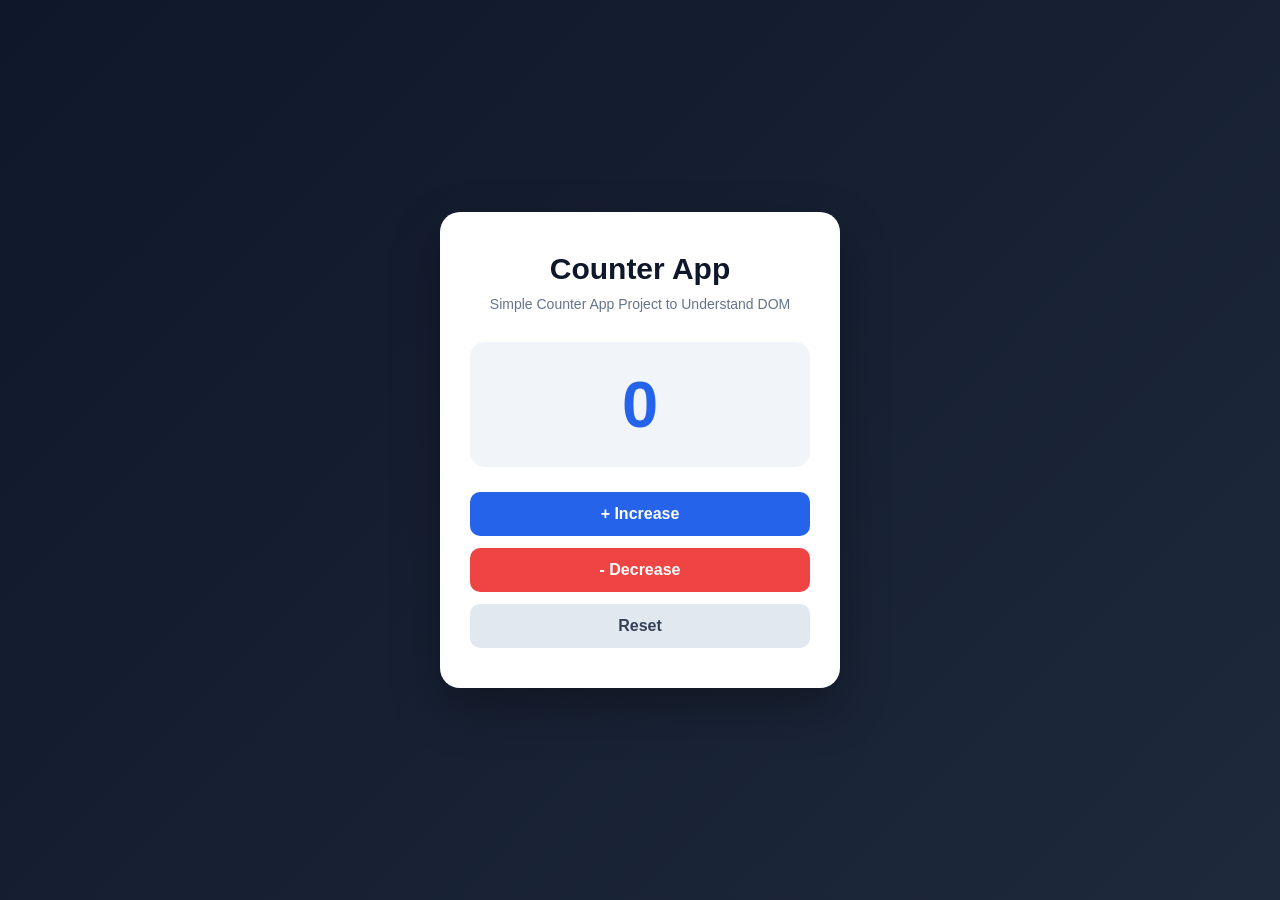
<file: Counter Application/index.html>
<!DOCTYPE html>
<html lang="en">
<head>
    <meta charset="UTF-8">
    <meta name="viewport" content="width=device-width, initial-scale=1.0">
    <title>Project-1</title>
    <link rel="stylesheet" href="style.css">
</head>

<body>

    <div class="container">

        <h1>Counter App</h1>

        <p class="subtitle">Simple Counter App Project to Understand DOM</p>

        <div class="counter-box">
            <h2 id="count">0</h2>
        </div>

        <div class="buttons">
            <button id="increase" class="increase">
                + Increase
            </button>

            <button id="decrease" class="decrease">
                - Decrease
            </button>

            <button id="reset" class="reset">
                Reset
            </button>
        </div>

    </div>

    <script src="script.js"></script>
</body>

</html>
</file>
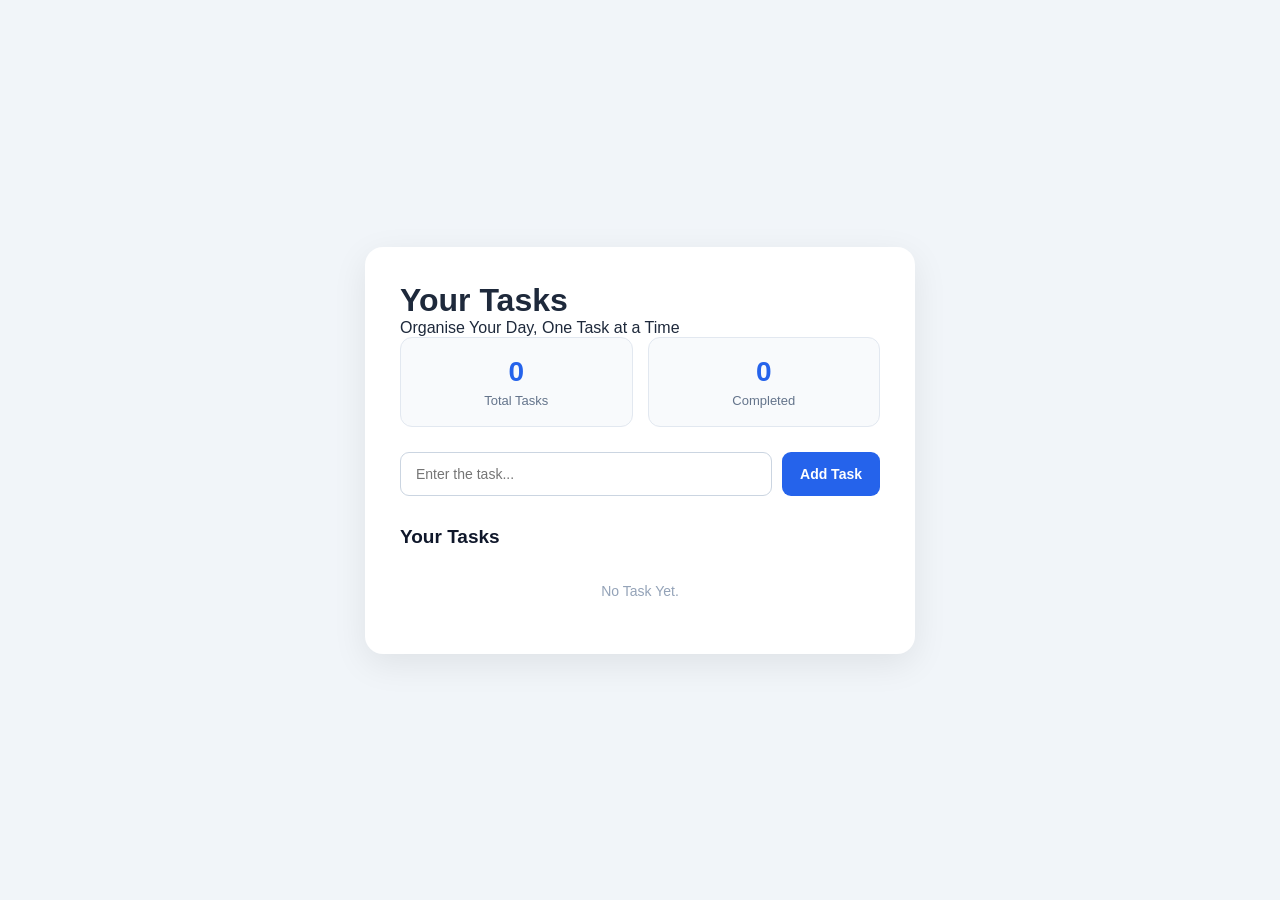
<file: ToDo List/index.html>
<!DOCTYPE html>
<html lang="en">
<head>
    <meta charset="UTF-8">
    <meta name="viewport" content="width=device-width, initial-scale=1.0">
    <title>My ToDo List</title>
    <link rel="stylesheet" href="style.css">
</head>
<body>
    <div class="container">


        <!-- Application Header -->
        <h1>Your Tasks</h1>
        <p>Organise Your Day, One Task at a Time</p>

         <!-- Task Statistics -->
        <div class="stats">

            <div class="stat-box">
                <h3 id="totalTasks">0</h3>
                <p>Total Tasks</p>
            </div>

            <div class="stat-box">
                <h3 id="completedTasks">0</h3>
                <p>Completed</p>
            </div>

        </div>


        <!-- Task-Input-Section -->
        <div class="input-section">

            <!-- Input-1 : Input Field -->
            <input type="text" id="taskInput" placeholder="Enter the task...">

            <!-- Input-2 : Add Button -->
             <button id="addBtn" type="button">Add Task</button>

            
        </div>


        <!-- Task-List-Section -->
        <div class="task-section">

            <h2>Your Tasks</h2>

            <!-- Tasks-List-Display -->
            <ul id="tasklist">

            </ul>

            <!-- Empty-List-Message -->
            <p id="emptyMessage">No Task Yet.</p>

        </div>

    </div>
    

    <script src="script.js"></script>
</body>
</html>
</file>
<file: Counter Application/style.css>
/* Reset */
* {
    margin: 0;
    padding: 0;
    box-sizing: border-box;
}

/* Main background */
body {
    font-family: Arial, sans-serif;
    background: linear-gradient(135deg, #0f172a, #1e293b);

    min-height: 100vh;

    display: flex;
    justify-content: center;
    align-items: center;
}

/* Main container */
.container {
    background: #ffffff;
    width: 400px;
    padding: 40px 30px;

    border-radius: 20px;
    text-align: center;

    box-shadow: 0 20px 50px rgba(0, 0, 0, 0.3);
}

/* Heading */
.container h1 {
    font-size: 30px;
    color: #0f172a;
    margin-bottom: 10px;
}

.subtitle {
    color: #64748b;
    font-size: 14px;
    margin-bottom: 30px;
}

/* Counter box */
.counter-box {
    background: #f1f5f9;
    padding: 25px;
    border-radius: 15px;
    margin-bottom: 25px;
}

#count {
    font-size: 65px;
    color: #2563eb;
}

/* Buttons container */
.buttons {
    display: flex;
    flex-direction: column;
    gap: 12px;
}

/* Common button styling */
button {
    padding: 13px;
    border: none;
    border-radius: 10px;

    font-size: 16px;
    font-weight: bold;

    cursor: pointer;
    transition: 0.3s ease;
}

/* Increase */
.increase {
    background: #2563eb;
    color: white;
}

.increase:hover {
    background: #1d4ed8;
    transform: translateY(-2px);
}

/* Decrease */
.decrease {
    background: #ef4444;
    color: white;
}

.decrease:hover {
    background: #dc2626;
    transform: translateY(-2px);
}

/* Reset */
.reset {
    background: #e2e8f0;
    color: #334155;
}

.reset:hover {
    background: #cbd5e1;
    transform: translateY(-2px);
}

/* Responsive design */
@media (max-width: 450px) {
    .container {
        width: 90%;
        padding: 30px 20px;
    }
}
</file>
<file: ToDo List/style.css>
/* =========================
   1. GLOBAL RESET
========================= */

* {
    margin: 0;
    padding: 0;
    box-sizing: border-box;
}


/* =========================
   2. BODY
========================= */

body {
    font-family: Arial, sans-serif;
    background: #f1f5f9;
    min-height: 100vh;

    display: flex;
    justify-content: center;
    align-items: center;

    padding: 30px;
    color: #1e293b;
}


/* =========================
   3. MAIN CONTAINER
========================= */

.container {
    background: white;
    width: 100%;
    max-width: 550px;

    padding: 35px;
    border-radius: 18px;

    box-shadow: 0 10px 35px rgba(0, 0, 0, 0.08);
}


/* =========================
   4. HEADER
========================= */

header {
    text-align: center;
    margin-bottom: 30px;
}

header h1 {
    font-size: 32px;
    margin-bottom: 8px;
    color: #0f172a;
}

header p {
    color: #64748b;
    font-size: 14px;
}

/* =========================
   5. STATISTICS SECTION
========================= */

.stats {
    display: flex;
    gap: 15px;
    margin-bottom: 25px;
}

.stat-box {
    flex: 1;
    background: #f8fafc;

    padding: 18px;
    border-radius: 12px;

    text-align: center;
    border: 1px solid #e2e8f0;
}

.stat-box h3 {
    font-size: 28px;
    color: #2563eb;
    margin-bottom: 5px;
}

.stat-box p {
    font-size: 13px;
    color: #64748b;
}


/* =========================
   6. INPUT SECTION
========================= */

.input-section {
    display: flex;
    gap: 10px;
    margin-bottom: 30px;
}

#taskInput {
    flex: 1;
    min-width: 0;

    padding: 13px 15px;

    border: 1px solid #cbd5e1;
    border-radius: 9px;

    font-size: 14px;
    outline: none;

    transition: 0.3s;
}

#taskInput:focus {
    border-color: #2563eb;
    box-shadow: 0 0 0 3px rgba(37, 99, 235, 0.12);
}


/* =========================
   7. ADD BUTTON
========================= */

#addBtn {
    background: #2563eb;
    color: white;

    border: none;
    border-radius: 9px;

    padding: 13px 18px;

    font-size: 14px;
    font-weight: bold;

    cursor: pointer;
    transition: 0.3s;
}

#addBtn:hover {
    background: #1d4ed8;
    transform: translateY(-2px);
}


/* =========================
   8. TASK SECTION
========================= */

.task-section h2 {
    font-size: 19px;
    margin-bottom: 15px;
    color: #0f172a;
}


/* =========================
   9. TASK LIST
========================= */

#taskList {
    list-style: none;

    display: flex;
    flex-direction: column;
    gap: 12px;
}


/* =========================
   10. EMPTY MESSAGE
========================= */

#emptyMessage {
    text-align: center;
    color: #94a3b8;
    font-size: 14px;
    padding: 20px 0;
}


/* =========================
   11. RESPONSIVE DESIGN
========================= */

@media (max-width: 480px) {

    body {
        padding: 15px;
    }

    .container {
        padding: 22px;
    }

    header h1 {
        font-size: 26px;
    }

    .input-section {
        flex-direction: column;
    }

    #addBtn {
        width: 100%;
    }
}

/* Adding Task Styling */

#taskList li {
    background: #f8fafc;
    border: 1px solid #e2e8f0;
    border-radius: 10px;

    padding: 15px;
    color: #334155;

    font-size: 15px;
}
</file>
